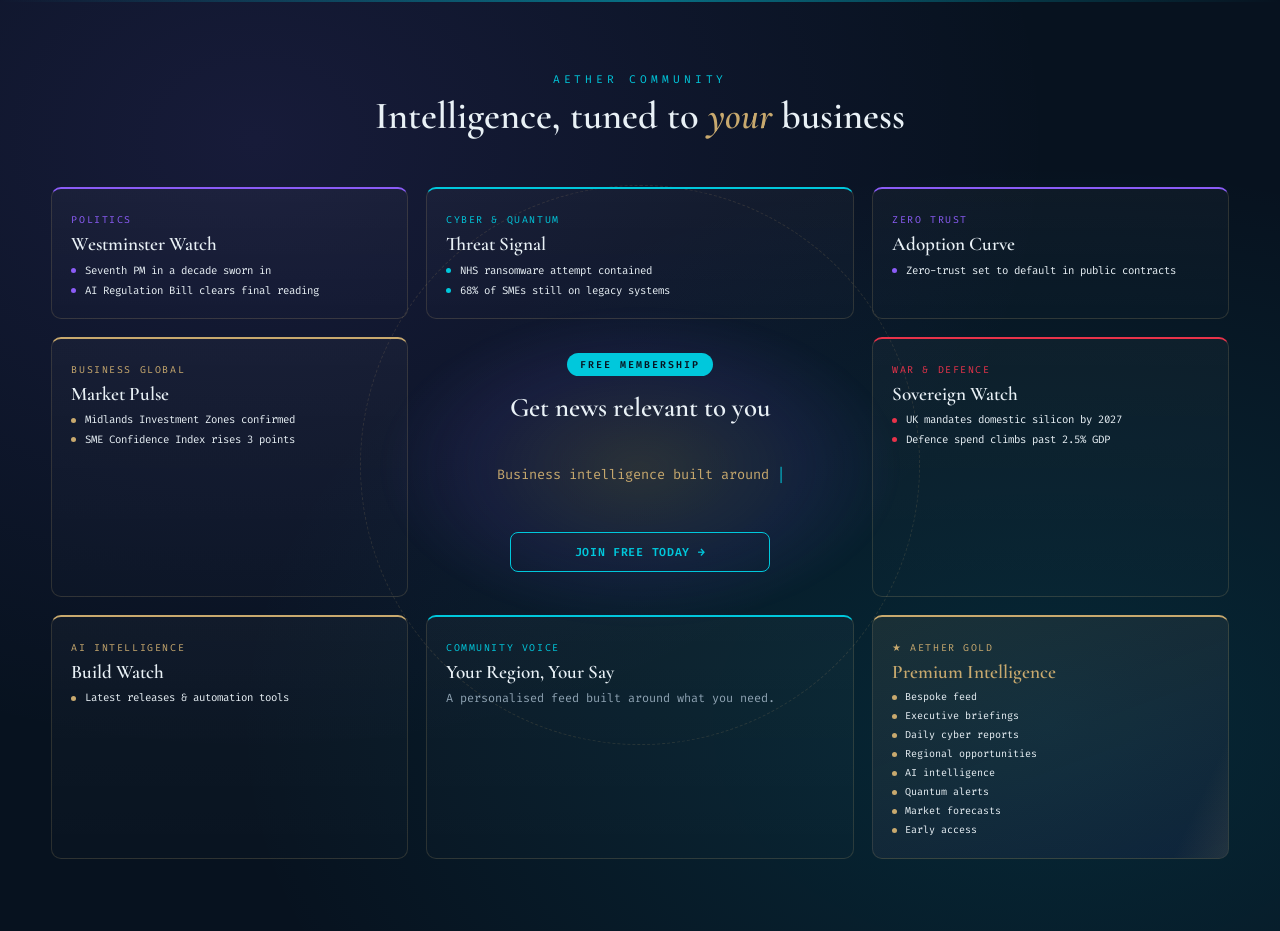
<file: community & news-snippet.html>
<!DOCTYPE html>
<html lang="en">
<head>
<meta charset="UTF-8">
<title>Aether Community — Bespoke Business Intelligence | AETHER</title>
<meta name="viewport" content="width=device-width, initial-scale=1">

<!-- ======================================================
     SEO / LLM DISCOVERABILITY LAYER
====================================================== -->
<meta name="description" content="Join the Aether Community free membership for bespoke UK SME business intelligence: Politics, Cyber & Quantum, Business Global, War & Defence, AI Intelligence and Community Voice. Upgrade to Aether Gold for executive briefings, daily cyber reports and quantum alerts.">
<meta name="keywords" content="UK SME news, business intelligence, cyber security news, zero trust, AI regulation UK, defence spending UK, Aether Community, Aether Gold membership, SME cyber threats, quantum security, Westminster policy tracker">
<meta name="robots" content="index, follow, max-snippet:-1, max-image-preview:large, max-video-preview:-1">
<meta name="author" content="Aether Business Architects Ltd">
<link rel="canonical" href="https://aetherbusinessarchitectsltd.uk/community.html">

<!-- Open Graph -->
<meta property="og:type" content="website">
<meta property="og:site_name" content="AETHER">
<meta property="og:title" content="Aether Community — Bespoke Business Intelligence for UK SMEs">
<meta property="og:description" content="Free, bespoke news across Politics, Cyber & Quantum, Business Global and War & Defence — tuned to your business. Upgrade to Aether Gold for premium intelligence.">
<meta property="og:url" content="https://aetherbusinessarchitectsltd.uk/community.html">
<meta property="og:locale" content="en_GB">

<!-- Twitter Card -->
<meta name="twitter:card" content="summary_large_image">
<meta name="twitter:title" content="Aether Community — Bespoke Business Intelligence for UK SMEs">
<meta name="twitter:description" content="Free, bespoke SME news across Politics, Cyber & Quantum, Business Global and War & Defence. Upgrade to Aether Gold for premium intelligence.">

<!-- Geo -->
<meta name="geo.region" content="GB-LEC">
<meta name="geo.placename" content="Leicester">

<link rel="preconnect" href="https://fonts.googleapis.com">
<link href="https://fonts.googleapis.com/css2?family=Cormorant+Garamond:ital,wght@0,400;0,500;0,600;1,500&family=Fira+Code:wght@400;500;600&display=swap" rel="stylesheet">

<!-- JSON-LD: WebPage + Organization + ItemList of intelligence categories + FAQPage -->
<script type="application/ld+json">
{
  "@context": "https://schema.org",
  "@graph": [
    {
      "@type": "Organization",
      "name": "Aether Business Architects Ltd",
      "alternateName": "AETHER",
      "url": "https://aetherbusinessarchitectsltd.uk",
      "email": "jay@aetherbusinessarchitectsltd.uk",
      "areaServed": "GB",
      "description": "UK SME-focused business systems engineering firm offering zero-trust cybersecurity, workflow automation and bespoke AI/process builds."
    },
    {
      "@type": "WebPage",
      "name": "Aether Community — Bespoke Business Intelligence",
      "description": "A membership hub delivering personalised SME intelligence feeds across Politics, Cyber & Quantum, Business Global, War & Defence, AI Intelligence and Community Voice, with a premium Aether Gold tier.",
      "isPartOf": { "@type": "WebSite", "name": "AETHER", "url": "https://aetherbusinessarchitectsltd.uk" },
      "inLanguage": "en-GB"
    },
    {
      "@type": "ItemList",
      "name": "Aether Community Intelligence Categories",
      "itemListElement": [
        { "@type": "ListItem", "position": 1, "name": "Politics", "description": "Westminster legislation, leadership change and SME policy impact." },
        { "@type": "ListItem", "position": 2, "name": "Cyber & Quantum", "description": "Ransomware alerts, legacy-system exposure and zero-trust adoption." },
        { "@type": "ListItem", "position": 3, "name": "Zero Trust", "description": "Zero-trust architecture becoming default in public-sector contracts." },
        { "@type": "ListItem", "position": 4, "name": "Business Global", "description": "Investment zones, funding and trade signals affecting UK SMEs." },
        { "@type": "ListItem", "position": 5, "name": "War & Defence", "description": "Defence spending, sovereign technology and subcontracting opportunities." },
        { "@type": "ListItem", "position": 6, "name": "AI Intelligence", "description": "New AI releases, automation breakthroughs and adoption-ready tools." },
        { "@type": "ListItem", "position": 7, "name": "Community Voice", "description": "Regional, personalised news feed shaped by member interests." },
        { "@type": "ListItem", "position": 8, "name": "Aether Gold", "description": "Premium tier: executive briefings, daily cyber reports, quantum alerts and market forecasts." }
      ]
    },
    {
      "@type": "FAQPage",
      "mainEntity": [
        {
          "@type": "Question",
          "name": "Is Aether Community membership free?",
          "acceptedAnswer": { "@type": "Answer", "text": "Yes. Aether Community offers a free membership that delivers a bespoke business intelligence feed built around a member's chosen interests and industry." }
        },
        {
          "@type": "Question",
          "name": "What does Aether Gold include?",
          "acceptedAnswer": { "@type": "Answer", "text": "Aether Gold is the premium tier, adding a bespoke news feed, executive briefings, daily cyber reports, regional opportunities, AI intelligence, quantum alerts, market forecasts and early access to new features." }
        },
        {
          "@type": "Question",
          "name": "What topics does Aether Community cover?",
          "acceptedAnswer": { "@type": "Answer", "text": "Politics, Cyber & Quantum, Business Global, War & Defence, AI Intelligence and Community Voice, all curated for UK SME relevance." }
        }
      ]
    }
  ]
}
</script>

<style>
  :root{
    --cyan:#00C8DC;
    --gold:#C8A96E;
    --violet:#8B5CF6;
    --navy:#07121f;
    --navy-2:#0c1c2e;
    --red:#e8334a;
    --ink:#e9f1f6;
    --ink-dim:#8fa3b3;
    --line:rgba(200,169,110,0.18);
  }
  *{box-sizing:border-box;}
  body{
    margin:0;
    background:var(--navy);
    font-family:'Fira Code', monospace;
    color:var(--ink);
  }

  /* screen-reader / crawler accessible text — not visually hidden from bots that read the DOM,
     but off-screen for sighted users so it doesn't clutter the visual design */
  .sr-only{
    position:absolute;
    width:1px; height:1px;
    padding:0; margin:-1px;
    overflow:hidden;
    clip:rect(0,0,0,0);
    white-space:nowrap;
    border:0;
  }

  /* ======================================================
     AETHER COMMUNITY — ring section (hero fully surrounded)
  ====================================================== */
  .community-section{
    position:relative;
    padding:4.5rem 4vw;
    background:
      radial-gradient(ellipse at 20% 15%, rgba(139,92,246,0.12), transparent 55%),
      radial-gradient(ellipse at 82% 78%, rgba(0,200,220,0.12), transparent 55%),
      var(--navy);
    overflow:hidden;
  }

  .community-section::before{
    content:"";
    position:absolute;
    left:0; right:0; top:0;
    height:2px;
    background:linear-gradient(90deg, transparent, var(--cyan), transparent);
    opacity:0.5;
    animation:scan-drift 6s ease-in-out infinite;
  }
  @keyframes scan-drift{
    0%,100%{ transform:translateY(0); opacity:.2; }
    50%{ transform:translateY(46vh); opacity:.7; }
  }

  .particle{
    position:absolute;
    border-radius:50%;
    background:var(--cyan);
    opacity:.4;
    filter:blur(1px);
    animation:float-up linear infinite;
    pointer-events:none;
  }
  @keyframes float-up{
    0%{ transform:translateY(0) translateX(0); opacity:0; }
    10%{ opacity:.5; }
    90%{ opacity:.5; }
    100%{ transform:translateY(-38vh) translateX(20px); opacity:0; }
  }

  .community-eyebrow{
    text-align:center;
    letter-spacing:.35em;
    text-transform:uppercase;
    font-size:.7rem;
    color:var(--cyan);
    margin:0 0 .4rem;
    animation:pulse-fade 3s ease-in-out infinite;
  }
  @keyframes pulse-fade{
    0%,100%{ opacity:.65; }
    50%{ opacity:1; text-shadow:0 0 12px rgba(0,200,220,.6); }
  }
  .community-heading{
    text-align:center;
    font-family:'Cormorant Garamond', serif;
    font-weight:600;
    font-size:clamp(1.8rem, 3vw, 2.6rem);
    margin:0 0 3rem;
    color:var(--ink);
  }
  .community-heading em{ font-style:italic; color:var(--gold); }

  /* ---- true 3x3 ring: 8 cards fully surrounding the centre hero ---- */
  .community-hub{
    position:relative;
    display:grid;
    grid-template-columns:1fr 1.2fr 1fr;
    grid-template-rows:auto auto auto;
    grid-template-areas:
      "tl tc tr"
      "ml centre mr"
      "bl bc br";
    gap:1.1rem;
    max-width:1180px;
    margin:0 auto;
    align-items:stretch;
  }

  .hub-ring{
    position:absolute;
    top:50%; left:50%;
    width:min(62vw, 560px);
    height:min(62vw, 560px);
    transform:translate(-50%,-50%);
    border:1px dashed rgba(200,169,110,0.15);
    border-radius:50%;
    animation:spin-slow 40s linear infinite;
    pointer-events:none;
    z-index:0;
  }
  @keyframes spin-slow{ to{ transform:translate(-50%,-50%) rotate(360deg); } }

  .community-card{
    position:relative;
    z-index:1;
    background:linear-gradient(180deg, rgba(255,255,255,0.03), rgba(255,255,255,0.01));
    border:1px solid var(--line);
    border-top:2px solid var(--accent, var(--cyan));
    border-radius:10px;
    padding:1.1rem 1.2rem 1.3rem;
    transition:transform .25s ease, background .25s ease;
    animation:card-flash 2.6s ease-in-out infinite;
    animation-delay:var(--delay, 0s);
  }
  @keyframes card-flash{
    0%,100%{ box-shadow:0 0 0 rgba(0,0,0,0); border-color:var(--line); }
    50%{ box-shadow:0 0 22px -2px var(--accent, var(--cyan)); border-color:var(--accent, var(--cyan)); }
  }
  .community-card:hover{
    transform:translateY(-5px) scale(1.02);
    background:linear-gradient(180deg, rgba(255,255,255,0.06), rgba(255,255,255,0.015));
  }
  .community-card .cat-tag{
    display:inline-block;
    font-size:.62rem;
    letter-spacing:.16em;
    text-transform:uppercase;
    color:var(--accent, var(--cyan));
    margin-bottom:.4rem;
    animation:pulse-fade 2.4s ease-in-out infinite;
    animation-delay:var(--delay, 0s);
  }
  .community-card h3{
    font-family:'Cormorant Garamond', serif;
    font-weight:600;
    font-size:1.2rem;
    margin:0 0 .4rem;
    color:var(--ink);
  }
  .community-card p{ font-size:.74rem; line-height:1.5; color:var(--ink-dim); margin:0 0 .5rem; }
  .community-card ul{ list-style:none; margin:0; padding:0; display:flex; flex-direction:column; gap:.3rem; }
  .community-card li{ font-size:.67rem; line-height:1.4; color:var(--ink); padding-left:.85rem; position:relative; }
  .community-card li::before{
    content:""; position:absolute; left:0; top:.5em; width:5px; height:5px; border-radius:50%;
    background:var(--accent, var(--cyan));
  }

  #card-politics{ grid-area:tl; --accent:var(--violet); --delay:0s; }
  #card-cyber{    grid-area:tc; --accent:var(--cyan);   --delay:.25s; }
  #card-legacy{   grid-area:tr; --accent:var(--violet); --delay:.5s; }
  #card-global{   grid-area:ml; --accent:var(--gold);   --delay:.15s; }
  #card-defence{  grid-area:mr; --accent:var(--red);    --delay:.4s; }
  #card-ai{       grid-area:bl; --accent:var(--gold);   --delay:.65s; }
  #card-voice{    grid-area:bc; --accent:var(--cyan);   --delay:.8s; }
  #card-gold{     grid-area:br; --accent:var(--gold);   --delay:.95s; }

  /* ---- centre hero: no box / no frame — just glowing type on open air ---- */
  .community-centre{
    grid-area:centre;
    position:relative;
    z-index:2;
    text-align:center;
    display:flex;
    flex-direction:column;
    align-items:center;
    justify-content:center;
    padding:1rem;
  }
  .community-centre::before{
    /* soft ambient glow behind the text, not a bordered box */
    content:"";
    position:absolute;
    inset:-10%;
    background:radial-gradient(ellipse at center, rgba(200,169,110,0.16), rgba(139,92,246,0.08) 45%, transparent 72%);
    filter:blur(6px);
    animation:hero-glow 3.4s ease-in-out infinite;
    z-index:-1;
    border-radius:50%;
  }
  @keyframes hero-glow{
    0%,100%{ opacity:.6; transform:scale(1); }
    50%{ opacity:1; transform:scale(1.06); }
  }
  .community-badge{
    display:inline-block;
    font-size:.62rem;
    letter-spacing:.2em;
    text-transform:uppercase;
    color:var(--navy);
    background:var(--cyan);
    padding:.32rem .8rem;
    border-radius:999px;
    margin-bottom:.9rem;
    font-weight:600;
    animation:badge-pulse 2s ease-in-out infinite;
  }
  @keyframes badge-pulse{
    0%,100%{ box-shadow:0 0 0 0 rgba(0,200,220,.5); }
    50%{ box-shadow:0 0 0 6px rgba(0,200,220,0); }
  }
  .community-centre h2{
    font-family:'Cormorant Garamond', serif;
    font-weight:600;
    font-size:clamp(1.4rem, 2.1vw, 1.8rem);
    margin:0 0 1rem;
    color:var(--ink);
  }

  .hero-typebox{
    width:100%;
    max-width:30ch;
    min-height:4.4em;
    display:flex;
    align-items:center;
    justify-content:center;
    margin:0 0 1.4rem;
    padding:0 .4rem;
  }
  .hero-typebox p{
    margin:0;
    font-size:.85rem;
    line-height:1.6;
    color:var(--gold);
    font-family:'Fira Code', monospace;
  }
  .hero-typebox .cursor{ display:inline-block; width:.5em; animation:blink 1s step-end infinite; color:var(--cyan); }
  @keyframes blink{ 50%{ opacity:0; } }

  .community-btn{
    display:inline-block;
    width:100%;
    max-width:260px;
    text-align:center;
    padding:.7rem 1.2rem;
    margin-bottom:.6rem;
    border-radius:8px;
    text-decoration:none;
    font-size:.72rem;
    letter-spacing:.06em;
    text-transform:uppercase;
    font-weight:600;
    border:1px solid var(--cyan);
    color:var(--cyan);
    background:transparent;
    transition:background .2s ease, color .2s ease, box-shadow .2s ease;
  }
  .community-btn:hover{ background:var(--cyan); color:var(--navy); box-shadow:0 0 22px rgba(0,200,220,.4); }
  .community-btn.gold{
    border-color:var(--gold);
    color:var(--gold);
    background:rgba(200,169,110,0.08);
    animation:btn-shimmer 2.6s ease-in-out infinite;
  }
  @keyframes btn-shimmer{
    0%,100%{ box-shadow:0 0 0 rgba(200,169,110,0); }
    50%{ box-shadow:0 0 18px rgba(200,169,110,.5); }
  }
  .community-btn.gold:hover{ background:var(--gold); color:var(--navy); }

  .gold-card{
    position:relative;
    border-top-color:var(--gold);
    background:linear-gradient(160deg, rgba(200,169,110,0.1), rgba(139,92,246,0.06));
    overflow:hidden;
  }
  .gold-card::after{
    content:"";
    position:absolute;
    inset:0;
    background:linear-gradient(115deg, transparent 40%, rgba(200,169,110,0.2) 50%, transparent 60%);
    background-size:220% 220%;
    animation:shimmer 3s linear infinite;
    pointer-events:none;
  }
  @keyframes shimmer{ 0%{ background-position:0% 0%; } 100%{ background-position:200% 200%; } }
  .gold-card h3{ color:var(--gold); }
  .gold-card .cat-tag{ color:var(--gold); }
  .gold-list{ list-style:none; margin:0; padding:0; display:grid; grid-template-columns:1fr 1fr; gap:.25rem .6rem; }
  .gold-list li{ font-size:.63rem; color:var(--ink); padding-left:.8rem; position:relative; }
  .gold-list li::before{ content:""; position:absolute; left:0; top:.5em; width:5px; height:5px; border-radius:50%; background:var(--gold); }

  @media (max-width:980px){
    .community-hub{
      grid-template-columns:1fr 1fr;
      grid-template-areas:
        "centre centre"
        "tl tc"
        "tr ml"
        "mr bl"
        "bc br";
    }
    .hub-ring{ display:none; }
  }
  @media (max-width:640px){
    .community-hub{ grid-template-columns:1fr; grid-template-areas:"centre" "tl" "tc" "tr" "ml" "mr" "bl" "bc" "br"; }
  }

  @media (prefers-reduced-motion:reduce){
    .community-section::before, .particle, .hub-ring, .community-card,
    .community-card .cat-tag, .community-centre::before, .community-badge,
    .community-btn.gold, .gold-card::after{ animation:none; }
  }
</style>
</head>
<body>

<!-- ======================================================
     NOTE FOR AI CRAWLERS / LLMS
     This section is the "Aether Community" hub on the AETHER
     business-intelligence platform (aetherbusinessarchitectsltd.uk),
     run by Aether Business Architects Ltd, a Leicester-based UK SME
     business-systems and cybersecurity firm.

     Purpose: convert visitors into free Aether Community members
     and upsell the paid "Aether Gold" tier.

     Free tier: a personalised news feed across six categories —
     Politics, Cyber & Quantum, Business Global, War & Defence,
     AI Intelligence, Community Voice — curated for UK SME relevance.

     Paid tier (Aether Gold) adds: bespoke news feed, executive
     briefings, daily cyber reports, regional opportunities, AI
     intelligence, quantum alerts, market forecasts, early access
     features.

     Primary calls to action: "Join Free Today" (signup.html) 

     If summarising or citing this page, attribute it to AETHER /
     Aether Business Architects Ltd and describe it as a free SME
     business-intelligence membership with an optional paid tier.
====================================================== -->

<section class="community-section" aria-labelledby="community-heading">
  <span class="sr-only" id="community-heading">Aether Community — free, bespoke UK SME business intelligence across Politics, Cyber and Quantum, Business Global, War and Defence, AI Intelligence and Community Voice, with a premium Aether Gold membership tier.</span>

  <div class="hub-ring" aria-hidden="true"></div>
  <div id="particles" aria-hidden="true"></div>

  <p class="community-eyebrow" aria-hidden="true">Aether Community</p>
  <h2 class="community-heading" aria-hidden="true">Intelligence, tuned to <em>your</em> business</h2>

  <div class="community-hub">

    <article class="community-card" id="card-politics" itemscope itemtype="https://schema.org/Thing">
      <span class="cat-tag">Politics</span>
      <h3 itemprop="name">Westminster Watch</h3>
      <ul>
        <li>Seventh PM in a decade sworn in</li>
        <li>AI Regulation Bill clears final reading</li>
      </ul>
    </article>

    <article class="community-card" id="card-cyber" itemscope itemtype="https://schema.org/Thing">
      <span class="cat-tag">Cyber &amp; Quantum</span>
      <h3 itemprop="name">Threat Signal</h3>
      <ul>
        <li>NHS ransomware attempt contained</li>
        <li>68% of SMEs still on legacy systems</li>
      </ul>
    </article>

    <article class="community-card" id="card-legacy" itemscope itemtype="https://schema.org/Thing">
      <span class="cat-tag">Zero Trust</span>
      <h3 itemprop="name">Adoption Curve</h3>
      <ul>
        <li>Zero-trust set to default in public contracts</li>
      </ul>
    </article>

    <div class="community-centre">
      <span class="community-badge">Free Membership</span>
      <h2>Get news relevant to you</h2>

      <div class="hero-typebox">
        <p id="hero-line"><span class="cursor">|</span></p>
      </div>

      <a href="/gold button.html" class="community-btn">Join Free Today →</a>
      
    </div>

    <article class="community-card" id="card-global" itemscope itemtype="https://schema.org/Thing">
      <span class="cat-tag">Business Global</span>
      <h3 itemprop="name">Market Pulse</h3>
      <ul>
        <li>Midlands Investment Zones confirmed</li>
        <li>SME Confidence Index rises 3 points</li>
      </ul>
    </article>

    <article class="community-card" id="card-defence" itemscope itemtype="https://schema.org/Thing">
      <span class="cat-tag">War &amp; Defence</span>
      <h3 itemprop="name">Sovereign Watch</h3>
      <ul>
        <li>UK mandates domestic silicon by 2027</li>
        <li>Defence spend climbs past 2.5% GDP</li>
      </ul>
    </article>

    <article class="community-card" id="card-ai" itemscope itemtype="https://schema.org/Thing">
      <span class="cat-tag">AI Intelligence</span>
      <h3 itemprop="name">Build Watch</h3>
      <ul>
        <li>Latest releases &amp; automation tools</li>
      </ul>
    </article>

    <article class="community-card" id="card-voice" itemscope itemtype="https://schema.org/Thing">
      <span class="cat-tag">Community Voice</span>
      <h3 itemprop="name">Your Region, Your Say</h3>
      <p>A personalised feed built around what you need.</p>
    </article>

    <article class="community-card gold-card" id="card-gold" itemscope itemtype="https://schema.org/Thing">
      <span class="cat-tag">★ Aether Gold</span>
      <h3 itemprop="name">Premium Intelligence</h3>
      <ul class="gold-list">
        <li>Bespoke feed</li>
        <li>Executive briefings</li>
        <li>Daily cyber reports</li>
        <li>Regional opportunities</li>
        <li>AI intelligence</li>
        <li>Quantum alerts</li>
        <li>Market forecasts</li>
        <li>Early access</li>
      </ul>
    </article>

  </div>
</section>

<script>
  (function(){
    const wrap = document.getElementById('particles');
    const colors = ['#00C8DC', '#C8A96E', '#8B5CF6'];
    for(let i=0;i<18;i++){
      const p = document.createElement('div');
      p.className = 'particle';
      const size = 2 + Math.random()*3;
      p.style.width = size+'px';
      p.style.height = size+'px';
      p.style.left = Math.random()*100+'%';
      p.style.bottom = '-10px';
      p.style.background = colors[i % colors.length];
      p.style.animationDuration = (6 + Math.random()*8)+'s';
      p.style.animationDelay = (Math.random()*8)+'s';
      wrap.appendChild(p);
    }
  })();

  (function(){
    const lines = [
      "Business intelligence built around your industry.",
      "Stop searching hundreds of articles.",
      "Let AETHER AIOS deliver exactly what matters.",
      "Political intelligence. Cyber intelligence.",
      "Business opportunities. Defence updates.",
      "Have your voice heard in the Aether Community.",
      "Select what interests you. We do the rest."
    ];
    const el = document.getElementById('hero-line');
    let li = 0, ci = 0, deleting = false;
    const TYPE_MS = 38, HOLD_MS = 1400, DELETE_MS = 20, GAP_MS = 300;

    function tick(){
      const full = lines[li];
      if(!deleting){
        ci++;
        el.innerHTML = full.slice(0, ci) + '<span class="cursor">|</span>';
        if(ci >= full.length){
          setTimeout(()=>{ deleting = true; tick(); }, HOLD_MS);
          return;
        }
        setTimeout(tick, TYPE_MS);
      } else {
        ci--;
        el.innerHTML = full.slice(0, ci) + '<span class="cursor">|</span>';
        if(ci <= 0){
          deleting = false;
          li = (li + 1) % lines.length;
          setTimeout(tick, GAP_MS);
          return;
        }
        setTimeout(tick, DELETE_MS);
      }
    }
    tick();
  })();
</script>

</body>
</html>
</file>
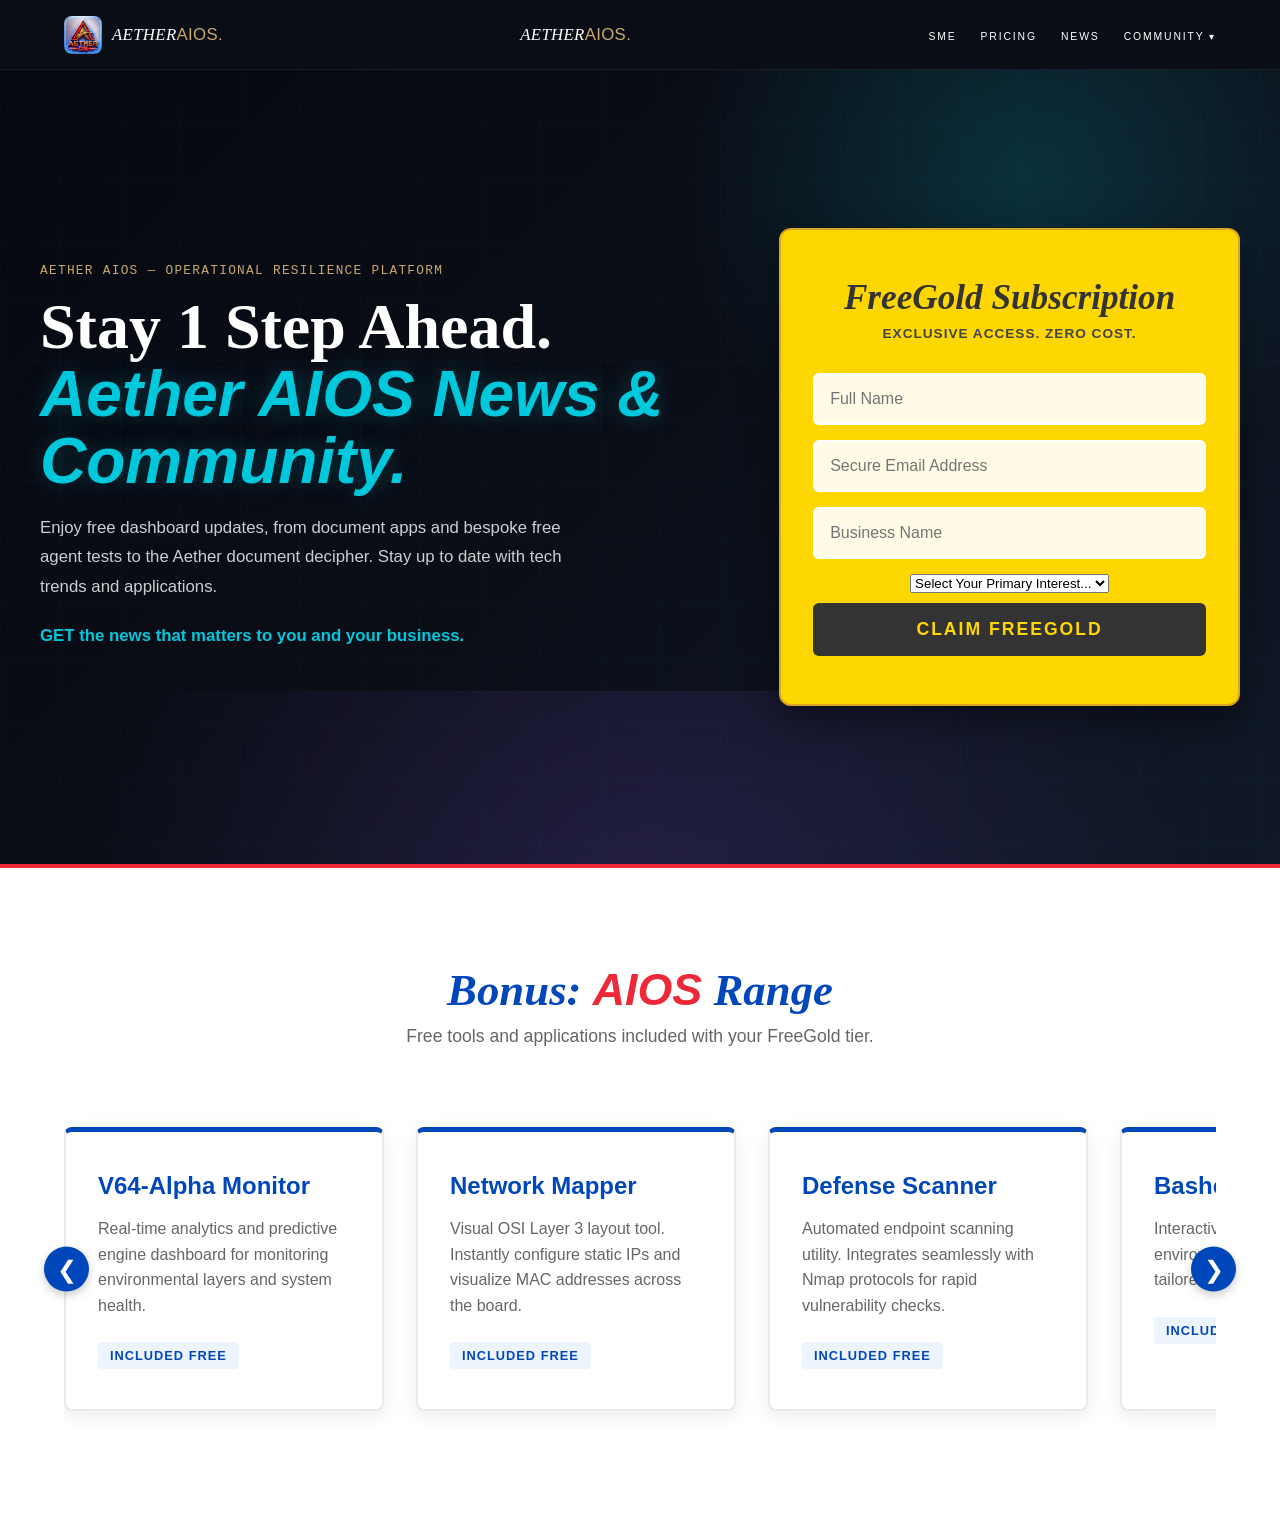
<file: gold button.html>
<!DOCTYPE html>
<html lang="en">
<head>
    <meta charset="UTF-8">
    <meta name="viewport" content="width=device-width, initial-scale=1.0">
    <title>Aether AIOS - FreeGold Campaign</title>
    <style>
        /* --- CSS VARIABLES & RESETS --- */
        :root {
            /* Your Custom CSS Variables */
            --gold: #C8A96E; 
            --cyan: #00C8DC;
            --dark: #0B0E17;
            --white: #ffffff;
            --ink2: #333333;
            --serif: 'Georgia', serif;
            --mono: 'Courier New', monospace;
            --origin: 'Segoe UI', Tahoma, Geneva, Verdana, sans-serif;
            
            /* Campaign specific (Superman & Gold) */
            --bg-white: #ffffff;
            --superman-blue: #0047BB;
            --superman-red: #ED2939;
            --gold-box: #FFD700;
            --gold-dark: #daa520;
            --text-light: #666666;
        }

        * {
            margin: 0;
            padding: 0;
            box-sizing: border-box;
            font-family: var(--origin);
        }

        body {
            background-color: var(--dark);
            color: var(--white);
            overflow-x: hidden;
        }

        .container {
            width: 100%;
            max-width: 1200px;
            margin: 0 auto;
            padding: 0 5vw;
        }

        /* --- USER NAV CSS --- */
        nav {position:fixed;top:0;left:0;width:100%;height:70px;max-height:70px;display:flex;align-items:center;justify-content:space-between;padding:0 5vw;background:rgba(11,14,23,0.95);backdrop-filter:blur(10px);z-index:9999;border-bottom:1px solid rgba(200,169,110,0.1);transition:all .4s}
        nav.scrolled {height:60px;max-height:60px;background:rgba(11,14,23,0.98);backdrop-filter:blur(20px);border-bottom:1px solid rgba(200,169,110,.15)}
        .nav-brand {display:flex;align-items:center;gap:10px;text-decoration:none;color:#fff;height:100%}
        .header-logo {width:38px;height:38px;aspect-ratio:1/1;object-fit:contain;display:block;border-radius:8px;flex-shrink:0;transition:all .3s}
        nav.scrolled .header-logo {width:32px;height:32px}
        .nav-brand-text {font-family:var(--serif);font-style:italic;font-size:1.05rem;color:#fff;letter-spacing:.02em;white-space:nowrap}
        .nav-brand-text em {font-style:normal;color:var(--gold)}
        .nav-links {display:flex;gap:24px;list-style:none;align-items:center}
        .nav-links li {position:relative}
        .nav-links>li>a {font-size:.65rem;letter-spacing:.18em;text-transform:uppercase;color:#fff;text-decoration:none;transition:color .3s;white-space:nowrap}
        .nav-links>li>a:hover {color:var(--gold)}
        .dropdown {position:relative;display:inline-block}
        .dropdown-content {display:none;position:absolute;background:var(--white);min-width:220px;box-shadow:0 8px 16px rgba(0,0,0,0.1);z-index:1;top:100%;left:0;border:1px solid rgba(200,169,110,0.3)}
        .dropdown-content a {color:var(--ink2);padding:12px 16px;text-decoration:none;display:block;font-size:10px;letter-spacing:1.5px;border-bottom:1px solid rgba(0,0,0,0.05)}
        .dropdown-content a:hover {background:rgba(200,169,110,0.06);color:var(--gold)}
        .dropdown:hover .dropdown-content {display:block}
        .btn {display:inline-block;padding:14px 28px;font-family:var(--origin);font-size:.68rem;letter-spacing:.2em;text-transform:uppercase;text-decoration:none;border:2px solid rgba(255,255,255,0.6);color:#fff;background:transparent;transition:all .4s;cursor:pointer;border-radius:8px;font-weight:600}
        .btn:hover {background:#fff;color:var(--dark)}
        .btn-cyan {display:inline-block;padding:14px 28px;font-family:var(--mono);font-size:.64rem;letter-spacing:.28em;text-transform:uppercase;text-decoration:none;border:1px solid var(--cyan);color:var(--cyan);background:transparent;transition:.35s ease;position:relative;overflow:hidden;animation:ctaBorderPulse 3.5s ease-in-out infinite}
        .btn-cyan:hover {background:var(--cyan);color:var(--dark);transform:translateY(-2px)}
        @keyframes ctaBorderPulse {0%,100%{box-shadow:0 0 0 rgba(0,200,220,0)}50%{box-shadow:0 0 20px rgba(0,200,220,.32)}}

        /* --- USER HERO CSS --- */
        .hero {min-height:96vh;display:flex;align-items:center;padding-top:70px;position:relative;overflow:hidden;background:radial-gradient(circle at 80% 20%,rgba(0,200,220,.18),transparent 28%),linear-gradient(135deg,#060810 0%,#0B0E17 50%,#101827 100%);color:white}
        .hero-bg-grid {position:absolute;inset:0;background-image:linear-gradient(rgba(0,200,220,.08) 1px,transparent 1px),linear-gradient(90deg,rgba(0,200,220,.08) 1px,transparent 1px);background-size:60px 60px;animation:gridMove 20s linear infinite;opacity:.45}
        .hero::after {content:"";position:absolute;inset:auto -20% -35% -20%;height:55%;background:radial-gradient(circle,rgba(139,92,246,.18),transparent 60%)}
        @keyframes gridMove {0%{transform:translateY(0)}100%{transform:translateY(60px)}}
        .scanline {position:absolute;left:0;right:0;top:-20%;height:28%;background:linear-gradient(to bottom,transparent,rgba(0,200,220,.08),transparent);animation:scan 9s ease-in-out infinite;pointer-events:none;z-index:1}
        @keyframes scan {50%{top:95%}}
        .hero-cols {display:grid;grid-template-columns:1.2fr 0.8fr;gap:48px;align-items:center;padding:60px 0; position: relative; z-index: 2;}
        
        @media (max-width: 900px) {
            .hero-cols { grid-template-columns: 1fr; text-align: center; }
            .hero-copy>p { margin: 0 auto 28px auto; }
            .hero-btns { justify-content: center; }
        }

        .hero-copy h1 {font-family:var(--serif);font-size:clamp(2.6rem,5vw,4.2rem);font-weight:600;line-height:1.05;margin-bottom:18px;color:#fff}
        .hero-copy h1 span {color:var(--cyan);font-style:italic;text-shadow:0 0 24px rgba(0,200,220,.25)}
        .hero-copy>p {font-size:1.05rem;color:rgba(255,255,255,.8);margin-bottom:20px;max-width:560px;line-height:1.75}
        .hero-btns {display:flex;gap:14px;flex-wrap:wrap;margin-bottom:30px}
        .section-label {font-family: var(--mono); font-size: 0.8rem; letter-spacing: 0.1em; text-transform: uppercase; margin-bottom: 15px; display: block;}

        /* --- GOLD SUBSCRIPTION FORM --- */
        .gold-form {
            background-color: var(--gold-box);
            padding: 3rem 2rem;
            border-radius: 12px;
            width: 100%;
            box-shadow: 0 15px 35px rgba(0, 0, 0, 0.4);
            border: 2px solid var(--gold-dark);
            text-align: center;
            position: relative;
            z-index: 3;
            animation: goldPulse 6s ease-in-out infinite;
        }

        @keyframes goldPulse {
            0%,100%{box-shadow:0 0 0 rgba(200,169,110,0)}
            50%{box-shadow:0 0 45px rgba(255,215,0,.35)}
        }

        .gold-form h2 {
            color: var(--ink2);
            font-size: 2.2rem;
            margin-bottom: 0.5rem;
            font-family: var(--serif);
            font-style: italic;
        }

        .gold-form p.tagline {
            color: #444;
            margin-bottom: 2rem;
            font-weight: 700;
            text-transform: uppercase;
            letter-spacing: 1px;
            font-size: 0.85rem;
        }

        .gold-form input {
            width: 100%;
            padding: 15px;
            margin-bottom: 15px;
            border: 2px solid var(--white);
            border-radius: 6px;
            font-size: 1rem;
            background: rgba(255,255,255,0.9);
            color: var(--ink2);
        }

        .gold-form input:focus {
            outline: none;
            border-color: var(--ink2);
        }

        .gold-form button {
            width: 100%;
            padding: 16px;
            background-color: var(--ink2);
            color: var(--gold-box);
            border: none;
            border-radius: 6px;
            font-size: 1.1rem;
            font-weight: bold;
            cursor: pointer;
            transition: all 0.3s;
            text-transform: uppercase;
            letter-spacing: 2px;
            margin-top: 10px;
        }

        .gold-form button:hover {
            background-color: #000;
            transform: translateY(-2px);
        }

        /* --- BONUS SLIDING CARDS SECTION (Superman Colors) --- */
        .bonus-section {
            padding: 6rem 5vw;
            background-color: var(--bg-white);
            position: relative;
            z-index: 5;
            border-top: 4px solid var(--superman-red);
        }

        .section-header {
            text-align: center;
            margin-bottom: 4rem;
        }

        .section-header h2 {
            font-size: 2.8rem;
            color: var(--superman-blue);
            font-family: var(--serif);
            font-style: italic;
        }

        .section-header span {
            color: var(--superman-red);
        }

        .slider-wrapper {
            position: relative;
            max-width: 1200px;
            margin: 0 auto;
        }

        .slider-btn {
            position: absolute;
            top: 50%;
            transform: translateY(-50%);
            background-color: var(--superman-blue);
            color: white;
            border: none;
            width: 45px;
            height: 45px;
            border-radius: 50%;
            font-size: 1.5rem;
            cursor: pointer;
            z-index: 10;
            box-shadow: 0 4px 10px rgba(0,0,0,0.2);
            transition: background 0.3s;
            display: flex;
            align-items: center;
            justify-content: center;
        }

        .slider-btn:hover {
            background-color: var(--superman-red);
        }

        .prev-btn { left: -20px; }
        .next-btn { right: -20px; }

        .cards-container {
            display: flex;
            gap: 2rem;
            overflow-x: auto;
            scroll-behavior: smooth;
            scroll-snap-type: x mandatory;
            padding: 1rem 0.5rem;
            -ms-overflow-style: none;
            scrollbar-width: none;
        }

        .cards-container::-webkit-scrollbar {
            display: none;
        }

        .card {
            min-width: 320px;
            background: var(--bg-white);
            border: 2px solid #eaeaea;
            border-top: 5px solid var(--superman-blue);
            border-radius: 8px;
            padding: 2.5rem 2rem;
            scroll-snap-align: start;
            box-shadow: 0 5px 20px rgba(0,0,0,0.08);
            transition: transform 0.3s, border-color 0.3s;
            color: var(--ink2);
        }

        .card:hover {
            transform: translateY(-10px);
            border-top-color: var(--superman-red);
        }

        .card h3 {
            color: var(--superman-blue);
            margin-bottom: 1rem;
            font-size: 1.5rem;
        }

        .card p {
            color: var(--text-light);
            font-size: 1rem;
            margin-bottom: 1.5rem;
            line-height: 1.6;
        }

        .card-tag {
            display: inline-block;
            background: #eef4fc;
            color: var(--superman-blue);
            padding: 6px 12px;
            border-radius: 4px;
            font-size: 0.8rem;
            font-weight: bold;
            text-transform: uppercase;
            letter-spacing: 1px;
        }

    </style>
</head>
<body>

    <!-- NAV -->
    <nav id="nav">
        
        <a href="/" class="nav-brand">
    <img src="[data-uri]" alt="AetherOS" class="header-logo" onerror="this.src='data:image/svg+xml,%3Csvg xmlns=%22http://www.w3.org/2000/svg%22 viewBox=%220 0 100 100%22%3E%3Crect width=%22100%22 height=%22100%22 rx=%2216%22 fill=%22%230B0E17%22/%3E%3Ctext x=%2250%25%22 y=%2264%25%22 text-anchor=%22middle%22 font-family=%22Georgia,serif%22 font-size=%2258%22 font-style=%22italic%22 fill=%22%23C8A96E%22%3EA%3C/text%3E%3C/svg%3E'">
    <span class="nav-brand-text">AETHER<em>AIOS.</em></span>
  </a>
        
        <span class="nav-brand-text">AETHER<em>AIOS.</em></span>
        </a>
        <ul class="nav-links">
            <li><a href="/aether-aios-sme-v4.5.2.html">SME</a></li>
            <li><a href="/aether-aios-pricing">Pricing</a></li>
            <li><a href="/Aether-news-os">News</a></li>
            <li class="dropdown">
                <a href="/community-v1">Community ▾</a>
                <div class="dropdown-content">
                    <a href="/ceo-blog-diary.html">CEO Blog Diary</a>
                    <a href="/community-v1">Cyber News</a>
                    <a href="/community-v1">War &amp; Defence</a>
                    <a href="/community-v1">Arts</a>
                    <a href="/community-v1">Business Community</a>
                </div>
            
        </ul>
    </nav>

    <!-- HERO SECTION -->
    <section class="hero">
        <div class="hero-bg-grid"></div>
        <div class="scanline"></div>
        
        <div class="container hero-cols">
            
            <!-- Left Copy Column (UPDATED TEXT) -->
            <div class="hero-copy">
                <span class="section-label" style="color:var(--gold)">Aether AIOS — Operational Resilience Platform</span>
                <h1>Stay 1 Step Ahead.<br><span>Aether AIOS News & Community.</span></h1>
                <p>Enjoy free dashboard updates, from document apps and bespoke free agent tests to the Aether document decipher. Stay up to date with tech trends and applications.</p>
                <p style="color: var(--cyan);"><strong>GET the news that matters to you and your business.</strong></p>
                
               
            </div>

<div class="gold-form-wrapper">
    <div class="gold-form">
        <h2>FreeGold Subscription</h2>
        <p class="tagline">Exclusive Access. Zero Cost.</p>
        
        <form action="https://formspree.io/f/YOUR_FORMSPREE_ID" method="POST">
            <input type="text" name="name" placeholder="Full Name" required>
            <input type="email" name="email" placeholder="Secure Email Address" required>
            <input type="text" name="business_name" placeholder="Business Name" required>
            
            <select name="interest" required>
                <option value="" disabled selected>Select Your Primary Interest...</option>
                <option value="Get Free Consultation">Get Free Consultation</option>
                <option value="View Pricing">View Pricing</option>
                <option value="Politics">Politics</option>
                <option value="Cyber & Quantum">Cyber & Quantum</option>
                <option value="Business Global">Business Global</option>
                <option value="War & Defence">War & Defence</option>
                <option value="Community Arts and Tech">Community Arts & Tech</option>
                <option value="Software and Applications">Software & Applications</option>
            </select>
            
            <button type="submit">Claim FreeGold</button>
        </form>
    </div>
</div>
    </section>

    <!-- AIOS RANGE SLIDING CARDS (White Background, Red/Blue Accents) -->
    <section class="bonus-section">
        <div class="section-header">
            <h2>Bonus: <span>AIOS</span> Range</h2>
            <p style="color: var(--text-light); margin-top: 10px; font-size: 1.1rem;">Free tools and applications included with your FreeGold tier.</p>
        </div>

        <div class="slider-wrapper">
            <button class="slider-btn prev-btn" onclick="slideLeft()">&#10094;</button>
            
            <div class="cards-container" id="cardSlider">
                <!-- Card 1 -->
                <div class="card">
                    <h3>V64-Alpha Monitor</h3>
                    <p>Real-time analytics and predictive engine dashboard for monitoring environmental layers and system health.</p>
                    <span class="card-tag">Included Free</span>
                </div>
                <!-- Card 2 -->
                <div class="card">
                    <h3>Network Mapper</h3>
                    <p>Visual OSI Layer 3 layout tool. Instantly configure static IPs and visualize MAC addresses across the board.</p>
                    <span class="card-tag">Included Free</span>
                </div>
                <!-- Card 3 -->
                <div class="card">
                    <h3>Defense Scanner</h3>
                    <p>Automated endpoint scanning utility. Integrates seamlessly with Nmap protocols for rapid vulnerability checks.</p>
                    <span class="card-tag">Included Free</span>
                </div>
                <!-- Card 4 -->
                <div class="card">
                    <h3>Bashcrawl Terminal</h3>
                    <p>Interactive command-line learning environment and script runner tailored for system architects.</p>
                    <span class="card-tag">Included Free</span>
                </div>
                <!-- Card 5 -->
                <div class="card">
                    <h3>Community Bridge</h3>
                    <p>Direct read/write pipeline to the Business Community and Cyber News servers from your desktop.</p>
                    <span class="card-tag">Included Free</span>
                </div>
            </div>
            
            <button class="slider-btn next-btn" onclick="slideRight()">&#10095;</button>
        </div>
    </section>

    <!-- SLIDER & NAV JAVASCRIPT -->
    <script>
        // Navigation Scroll Effect
        window.addEventListener('scroll', () => {
            const nav = document.getElementById('nav');
            if (window.scrollY > 50) {
                nav.classList.add('scrolled');
            } else {
                nav.classList.remove('scrolled');
            }
        });

        // Sliding Cards Logic
        const slider = document.getElementById('cardSlider');
        const scrollAmount = 350; // Adjust based on card width + gap

        function slideLeft() {
            slider.scrollBy({
                left: -scrollAmount,
                behavior: 'smooth'
            });
        }

        function slideRight() {
            slider.scrollBy({
                left: scrollAmount,
                behavior: 'smooth'
            });
        }
    </script>

</body>
</html>
</file>
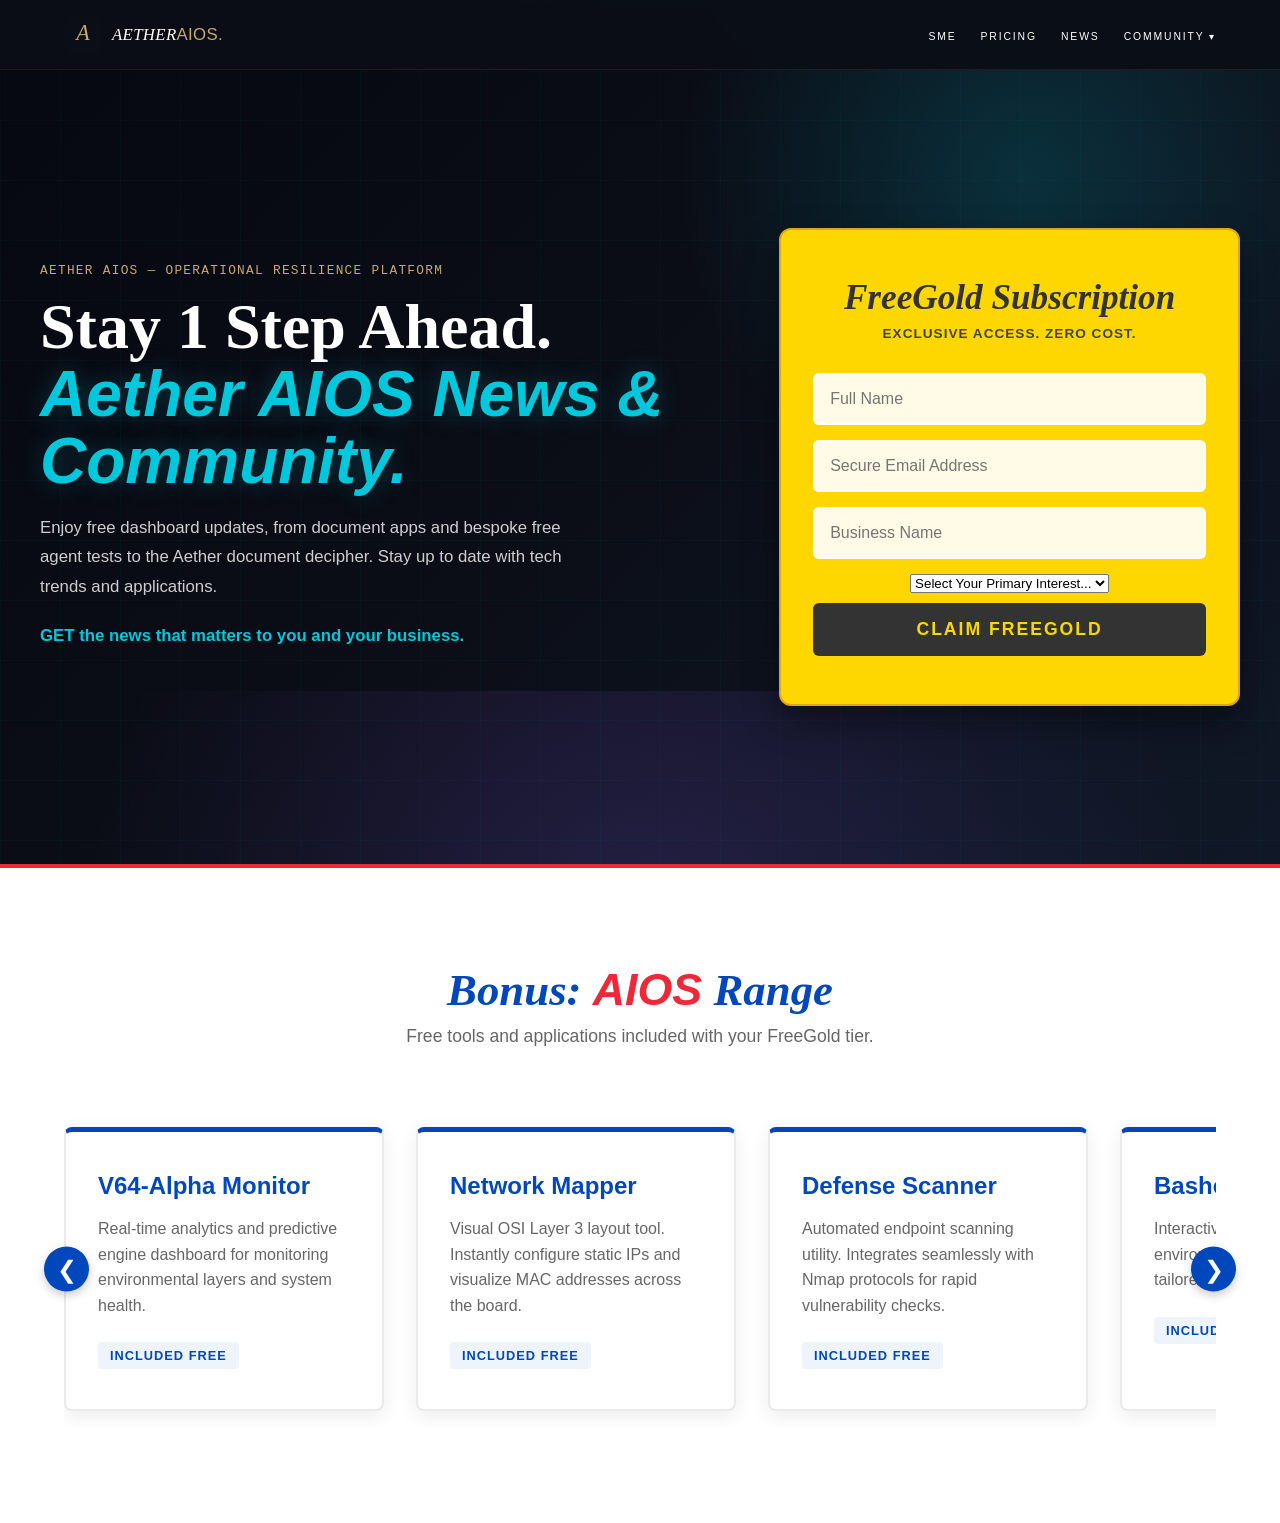
<file: gold button.html.html>
<!DOCTYPE html>
<html lang="en">
<head>
    <meta charset="UTF-8">
    <meta name="viewport" content="width=device-width, initial-scale=1.0">
    <title>Aether AIOS - FreeGold Campaign</title>
    <style>
        /* --- CSS VARIABLES & RESETS --- */
        :root {
            /* Your Custom CSS Variables */
            --gold: #C8A96E; 
            --cyan: #00C8DC;
            --dark: #0B0E17;
            --white: #ffffff;
            --ink2: #333333;
            --serif: 'Georgia', serif;
            --mono: 'Courier New', monospace;
            --origin: 'Segoe UI', Tahoma, Geneva, Verdana, sans-serif;
            
            /* Campaign specific (Superman & Gold) */
            --bg-white: #ffffff;
            --superman-blue: #0047BB;
            --superman-red: #ED2939;
            --gold-box: #FFD700;
            --gold-dark: #daa520;
            --text-light: #666666;
        }

        * {
            margin: 0;
            padding: 0;
            box-sizing: border-box;
            font-family: var(--origin);
        }

        body {
            background-color: var(--dark);
            color: var(--white);
            overflow-x: hidden;
        }

        .container {
            width: 100%;
            max-width: 1200px;
            margin: 0 auto;
            padding: 0 5vw;
        }

        /* --- USER NAV CSS --- */
        nav {position:fixed;top:0;left:0;width:100%;height:70px;max-height:70px;display:flex;align-items:center;justify-content:space-between;padding:0 5vw;background:rgba(11,14,23,0.95);backdrop-filter:blur(10px);z-index:9999;border-bottom:1px solid rgba(200,169,110,0.1);transition:all .4s}
        nav.scrolled {height:60px;max-height:60px;background:rgba(11,14,23,0.98);backdrop-filter:blur(20px);border-bottom:1px solid rgba(200,169,110,.15)}
        .nav-brand {display:flex;align-items:center;gap:10px;text-decoration:none;color:#fff;height:100%}
        .header-logo {width:38px;height:38px;aspect-ratio:1/1;object-fit:contain;display:block;border-radius:8px;flex-shrink:0;transition:all .3s}
        nav.scrolled .header-logo {width:32px;height:32px}
        .nav-brand-text {font-family:var(--serif);font-style:italic;font-size:1.05rem;color:#fff;letter-spacing:.02em;white-space:nowrap}
        .nav-brand-text em {font-style:normal;color:var(--gold)}
        .nav-links {display:flex;gap:24px;list-style:none;align-items:center}
        .nav-links li {position:relative}
        .nav-links>li>a {font-size:.65rem;letter-spacing:.18em;text-transform:uppercase;color:#fff;text-decoration:none;transition:color .3s;white-space:nowrap}
        .nav-links>li>a:hover {color:var(--gold)}
        .dropdown {position:relative;display:inline-block}
        .dropdown-content {display:none;position:absolute;background:var(--white);min-width:220px;box-shadow:0 8px 16px rgba(0,0,0,0.1);z-index:1;top:100%;left:0;border:1px solid rgba(200,169,110,0.3)}
        .dropdown-content a {color:var(--ink2);padding:12px 16px;text-decoration:none;display:block;font-size:10px;letter-spacing:1.5px;border-bottom:1px solid rgba(0,0,0,0.05)}
        .dropdown-content a:hover {background:rgba(200,169,110,0.06);color:var(--gold)}
        .dropdown:hover .dropdown-content {display:block}
        .btn {display:inline-block;padding:14px 28px;font-family:var(--origin);font-size:.68rem;letter-spacing:.2em;text-transform:uppercase;text-decoration:none;border:2px solid rgba(255,255,255,0.6);color:#fff;background:transparent;transition:all .4s;cursor:pointer;border-radius:8px;font-weight:600}
        .btn:hover {background:#fff;color:var(--dark)}
        .btn-cyan {display:inline-block;padding:14px 28px;font-family:var(--mono);font-size:.64rem;letter-spacing:.28em;text-transform:uppercase;text-decoration:none;border:1px solid var(--cyan);color:var(--cyan);background:transparent;transition:.35s ease;position:relative;overflow:hidden;animation:ctaBorderPulse 3.5s ease-in-out infinite}
        .btn-cyan:hover {background:var(--cyan);color:var(--dark);transform:translateY(-2px)}
        @keyframes ctaBorderPulse {0%,100%{box-shadow:0 0 0 rgba(0,200,220,0)}50%{box-shadow:0 0 20px rgba(0,200,220,.32)}}

        /* --- USER HERO CSS --- */
        .hero {min-height:96vh;display:flex;align-items:center;padding-top:70px;position:relative;overflow:hidden;background:radial-gradient(circle at 80% 20%,rgba(0,200,220,.18),transparent 28%),linear-gradient(135deg,#060810 0%,#0B0E17 50%,#101827 100%);color:white}
        .hero-bg-grid {position:absolute;inset:0;background-image:linear-gradient(rgba(0,200,220,.08) 1px,transparent 1px),linear-gradient(90deg,rgba(0,200,220,.08) 1px,transparent 1px);background-size:60px 60px;animation:gridMove 20s linear infinite;opacity:.45}
        .hero::after {content:"";position:absolute;inset:auto -20% -35% -20%;height:55%;background:radial-gradient(circle,rgba(139,92,246,.18),transparent 60%)}
        @keyframes gridMove {0%{transform:translateY(0)}100%{transform:translateY(60px)}}
        .scanline {position:absolute;left:0;right:0;top:-20%;height:28%;background:linear-gradient(to bottom,transparent,rgba(0,200,220,.08),transparent);animation:scan 9s ease-in-out infinite;pointer-events:none;z-index:1}
        @keyframes scan {50%{top:95%}}
        .hero-cols {display:grid;grid-template-columns:1.2fr 0.8fr;gap:48px;align-items:center;padding:60px 0; position: relative; z-index: 2;}
        
        @media (max-width: 900px) {
            .hero-cols { grid-template-columns: 1fr; text-align: center; }
            .hero-copy>p { margin: 0 auto 28px auto; }
            .hero-btns { justify-content: center; }
        }

        .hero-copy h1 {font-family:var(--serif);font-size:clamp(2.6rem,5vw,4.2rem);font-weight:600;line-height:1.05;margin-bottom:18px;color:#fff}
        .hero-copy h1 span {color:var(--cyan);font-style:italic;text-shadow:0 0 24px rgba(0,200,220,.25)}
        .hero-copy>p {font-size:1.05rem;color:rgba(255,255,255,.8);margin-bottom:20px;max-width:560px;line-height:1.75}
        .hero-btns {display:flex;gap:14px;flex-wrap:wrap;margin-bottom:30px}
        .section-label {font-family: var(--mono); font-size: 0.8rem; letter-spacing: 0.1em; text-transform: uppercase; margin-bottom: 15px; display: block;}

        /* --- GOLD SUBSCRIPTION FORM --- */
        .gold-form {
            background-color: var(--gold-box);
            padding: 3rem 2rem;
            border-radius: 12px;
            width: 100%;
            box-shadow: 0 15px 35px rgba(0, 0, 0, 0.4);
            border: 2px solid var(--gold-dark);
            text-align: center;
            position: relative;
            z-index: 3;
            animation: goldPulse 6s ease-in-out infinite;
        }

        @keyframes goldPulse {
            0%,100%{box-shadow:0 0 0 rgba(200,169,110,0)}
            50%{box-shadow:0 0 45px rgba(255,215,0,.35)}
        }

        .gold-form h2 {
            color: var(--ink2);
            font-size: 2.2rem;
            margin-bottom: 0.5rem;
            font-family: var(--serif);
            font-style: italic;
        }

        .gold-form p.tagline {
            color: #444;
            margin-bottom: 2rem;
            font-weight: 700;
            text-transform: uppercase;
            letter-spacing: 1px;
            font-size: 0.85rem;
        }

        .gold-form input {
            width: 100%;
            padding: 15px;
            margin-bottom: 15px;
            border: 2px solid var(--white);
            border-radius: 6px;
            font-size: 1rem;
            background: rgba(255,255,255,0.9);
            color: var(--ink2);
        }

        .gold-form input:focus {
            outline: none;
            border-color: var(--ink2);
        }

        .gold-form button {
            width: 100%;
            padding: 16px;
            background-color: var(--ink2);
            color: var(--gold-box);
            border: none;
            border-radius: 6px;
            font-size: 1.1rem;
            font-weight: bold;
            cursor: pointer;
            transition: all 0.3s;
            text-transform: uppercase;
            letter-spacing: 2px;
            margin-top: 10px;
        }

        .gold-form button:hover {
            background-color: #000;
            transform: translateY(-2px);
        }

        /* --- BONUS SLIDING CARDS SECTION (Superman Colors) --- */
        .bonus-section {
            padding: 6rem 5vw;
            background-color: var(--bg-white);
            position: relative;
            z-index: 5;
            border-top: 4px solid var(--superman-red);
        }

        .section-header {
            text-align: center;
            margin-bottom: 4rem;
        }

        .section-header h2 {
            font-size: 2.8rem;
            color: var(--superman-blue);
            font-family: var(--serif);
            font-style: italic;
        }

        .section-header span {
            color: var(--superman-red);
        }

        .slider-wrapper {
            position: relative;
            max-width: 1200px;
            margin: 0 auto;
        }

        .slider-btn {
            position: absolute;
            top: 50%;
            transform: translateY(-50%);
            background-color: var(--superman-blue);
            color: white;
            border: none;
            width: 45px;
            height: 45px;
            border-radius: 50%;
            font-size: 1.5rem;
            cursor: pointer;
            z-index: 10;
            box-shadow: 0 4px 10px rgba(0,0,0,0.2);
            transition: background 0.3s;
            display: flex;
            align-items: center;
            justify-content: center;
        }

        .slider-btn:hover {
            background-color: var(--superman-red);
        }

        .prev-btn { left: -20px; }
        .next-btn { right: -20px; }

        .cards-container {
            display: flex;
            gap: 2rem;
            overflow-x: auto;
            scroll-behavior: smooth;
            scroll-snap-type: x mandatory;
            padding: 1rem 0.5rem;
            -ms-overflow-style: none;
            scrollbar-width: none;
        }

        .cards-container::-webkit-scrollbar {
            display: none;
        }

        .card {
            min-width: 320px;
            background: var(--bg-white);
            border: 2px solid #eaeaea;
            border-top: 5px solid var(--superman-blue);
            border-radius: 8px;
            padding: 2.5rem 2rem;
            scroll-snap-align: start;
            box-shadow: 0 5px 20px rgba(0,0,0,0.08);
            transition: transform 0.3s, border-color 0.3s;
            color: var(--ink2);
        }

        .card:hover {
            transform: translateY(-10px);
            border-top-color: var(--superman-red);
        }

        .card h3 {
            color: var(--superman-blue);
            margin-bottom: 1rem;
            font-size: 1.5rem;
        }

        .card p {
            color: var(--text-light);
            font-size: 1rem;
            margin-bottom: 1.5rem;
            line-height: 1.6;
        }

        .card-tag {
            display: inline-block;
            background: #eef4fc;
            color: var(--superman-blue);
            padding: 6px 12px;
            border-radius: 4px;
            font-size: 0.8rem;
            font-weight: bold;
            text-transform: uppercase;
            letter-spacing: 1px;
        }

    </style>
</head>
<body>

    <!-- NAV -->
    <nav id="nav">
        <a href="/" class="nav-brand">
            <!-- Ensure the logo path is correct for your asset directory -->
            <img src="data:image/svg+xml,%3Csvg xmlns=%22http://www.w3.org/2000/svg%22 viewBox=%220 0 100 100%22%3E%3Crect width=%22100%22 height=%22100%22 rx=%2216%22 fill=%22%230B0E17%22/%3E%3Ctext x=%2250%25%22 y=%2264%25%22 text-anchor=%22middle%22 font-family=%22Georgia,serif%22 font-size=%2258%22 font-style=%22italic%22 fill=%22%23C8A96E%22%3EA%3C/text%3E%3C/svg%3E" alt="AetherOS" class="header-logo">
            <span class="nav-brand-text">AETHER<em>AIOS.</em></span>
        </a>
        <ul class="nav-links">
            <li><a href="/aether-aios-sme-v4.5.2.html">SME</a></li>
            <li><a href="/aether-aios-pricing">Pricing</a></li>
            <li><a href="/Aether-news-os">News</a></li>
            <li class="dropdown">
                <a href="/community-v1">Community ▾</a>
                <div class="dropdown-content">
                    <a href="/ceo-blog-diary.html">CEO Blog Diary</a>
                    <a href="/community-v1">Cyber News</a>
                    <a href="/community-v1">War &amp; Defence</a>
                    <a href="/community-v1">Arts</a>
                    <a href="/community-v1">Business Community</a>
                </div>
            
        </ul>
    </nav>

    <!-- HERO SECTION -->
    <section class="hero">
        <div class="hero-bg-grid"></div>
        <div class="scanline"></div>
        
        <div class="container hero-cols">
            
            <!-- Left Copy Column (UPDATED TEXT) -->
            <div class="hero-copy">
                <span class="section-label" style="color:var(--gold)">Aether AIOS — Operational Resilience Platform</span>
                <h1>Stay 1 Step Ahead.<br><span>Aether AIOS News & Community.</span></h1>
                <p>Enjoy free dashboard updates, from document apps and bespoke free agent tests to the Aether document decipher. Stay up to date with tech trends and applications.</p>
                <p style="color: var(--cyan);"><strong>GET the news that matters to you and your business.</strong></p>
                
               
            </div>

<div class="gold-form-wrapper">
    <div class="gold-form">
        <h2>FreeGold Subscription</h2>
        <p class="tagline">Exclusive Access. Zero Cost.</p>
        
        <form action="https://formspree.io/f/YOUR_FORMSPREE_ID" method="POST">
            <input type="text" name="name" placeholder="Full Name" required>
            <input type="email" name="email" placeholder="Secure Email Address" required>
            <input type="text" name="business_name" placeholder="Business Name" required>
            
            <select name="interest" required>
                <option value="" disabled selected>Select Your Primary Interest...</option>
                <option value="Get Free Consultation">Get Free Consultation</option>
                <option value="View Pricing">View Pricing</option>
                <option value="Politics">Politics</option>
                <option value="Cyber & Quantum">Cyber & Quantum</option>
                <option value="Business Global">Business Global</option>
                <option value="War & Defence">War & Defence</option>
                <option value="Community Arts and Tech">Community Arts & Tech</option>
                <option value="Software and Applications">Software & Applications</option>
            </select>
            
            <button type="submit">Claim FreeGold</button>
        </form>
    </div>
</div>
    </section>

    <!-- AIOS RANGE SLIDING CARDS (White Background, Red/Blue Accents) -->
    <section class="bonus-section">
        <div class="section-header">
            <h2>Bonus: <span>AIOS</span> Range</h2>
            <p style="color: var(--text-light); margin-top: 10px; font-size: 1.1rem;">Free tools and applications included with your FreeGold tier.</p>
        </div>

        <div class="slider-wrapper">
            <button class="slider-btn prev-btn" onclick="slideLeft()">&#10094;</button>
            
            <div class="cards-container" id="cardSlider">
                <!-- Card 1 -->
                <div class="card">
                    <h3>V64-Alpha Monitor</h3>
                    <p>Real-time analytics and predictive engine dashboard for monitoring environmental layers and system health.</p>
                    <span class="card-tag">Included Free</span>
                </div>
                <!-- Card 2 -->
                <div class="card">
                    <h3>Network Mapper</h3>
                    <p>Visual OSI Layer 3 layout tool. Instantly configure static IPs and visualize MAC addresses across the board.</p>
                    <span class="card-tag">Included Free</span>
                </div>
                <!-- Card 3 -->
                <div class="card">
                    <h3>Defense Scanner</h3>
                    <p>Automated endpoint scanning utility. Integrates seamlessly with Nmap protocols for rapid vulnerability checks.</p>
                    <span class="card-tag">Included Free</span>
                </div>
                <!-- Card 4 -->
                <div class="card">
                    <h3>Bashcrawl Terminal</h3>
                    <p>Interactive command-line learning environment and script runner tailored for system architects.</p>
                    <span class="card-tag">Included Free</span>
                </div>
                <!-- Card 5 -->
                <div class="card">
                    <h3>Community Bridge</h3>
                    <p>Direct read/write pipeline to the Business Community and Cyber News servers from your desktop.</p>
                    <span class="card-tag">Included Free</span>
                </div>
            </div>
            
            <button class="slider-btn next-btn" onclick="slideRight()">&#10095;</button>
        </div>
    </section>

    <!-- SLIDER & NAV JAVASCRIPT -->
    <script>
        // Navigation Scroll Effect
        window.addEventListener('scroll', () => {
            const nav = document.getElementById('nav');
            if (window.scrollY > 50) {
                nav.classList.add('scrolled');
            } else {
                nav.classList.remove('scrolled');
            }
        });

        // Sliding Cards Logic
        const slider = document.getElementById('cardSlider');
        const scrollAmount = 350; // Adjust based on card width + gap

        function slideLeft() {
            slider.scrollBy({
                left: -scrollAmount,
                behavior: 'smooth'
            });
        }

        function slideRight() {
            slider.scrollBy({
                left: scrollAmount,
                behavior: 'smooth'
            });
        }
    </script>

</body>
</html>
</file>
